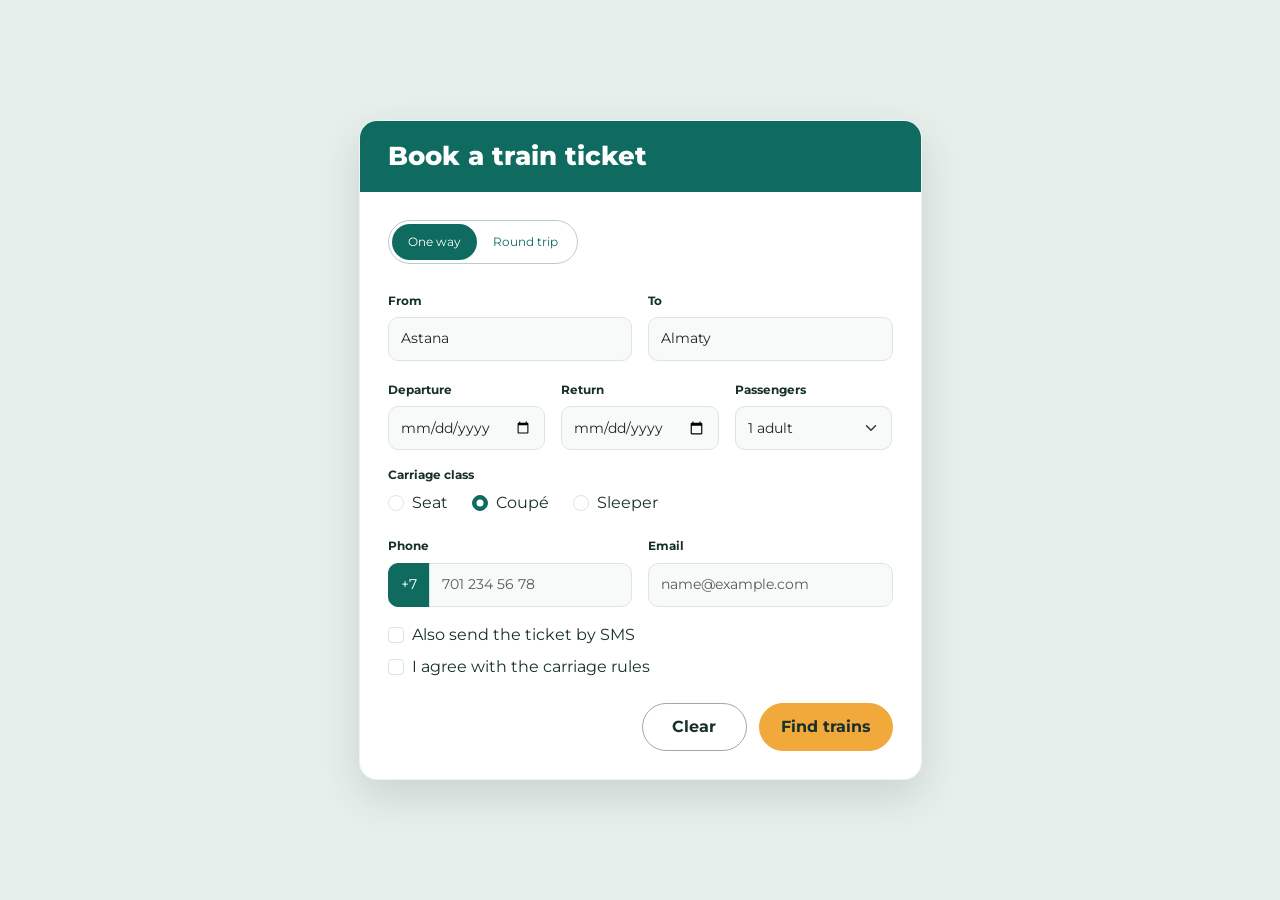
<file: index.html>
<!DOCTYPE html>
<html lang="en">
<head>
    <meta charset="UTF-8">
    <meta name="viewport" content="width=device-width, initial-scale=1">
    <title>Book a Train Ticket</title>
    <link href="https://cdn.jsdelivr.net/npm/bootstrap@5.3.3/dist/css/bootstrap.min.css" rel="stylesheet">
    <link href="https://fonts.googleapis.com/css2?family=Montserrat:wght@400;500;600;700;800&display=swap" rel="stylesheet">
    <link rel="stylesheet" href="style.css">
    <link rel="stylesheet" href="task1.css">
</head>
<body>
<main class="ticket-wrap container py-4 py-lg-5">
    <section class="ticket-card mx-auto">
        <header class="ticket-header">
            <h1>Book a train ticket</h1>
        </header>

        <form class="ticket-form" action="#" method="get">
            <fieldset class="mb-4">
                <legend class="visually-hidden">Trip type</legend>
                <div class="trip-switch">
                    <input class="btn-check" type="radio" name="trip" id="one-way" value="one-way" checked>
                    <label class="btn" for="one-way">One way</label>
                    <input class="btn-check" type="radio" name="trip" id="round-trip" value="round-trip">
                    <label class="btn" for="round-trip">Round trip</label>
                </div>
            </fieldset>

            <div class="row g-3 mb-3">
                <div class="col-12 col-md-6">
                    <label for="from" class="form-label">From</label>
                    <input class="form-control" type="text" id="from" name="from" value="Astana" required>
                </div>
                <div class="col-12 col-md-6">
                    <label for="to" class="form-label">To</label>
                    <input class="form-control" type="text" id="to" name="to" value="Almaty" required>
                </div>
            </div>

            <div class="row g-3 mb-3">
                <div class="col-12 col-md-4">
                    <label for="departure" class="form-label">Departure</label>
                    <input type="date" class="form-control" id="departure" name="departure" required>
                </div>
                <div class="col-12 col-md-4">
                    <label for="return" class="form-label">Return</label>
                    <input type="date" class="form-control" id="return" name="return">
                </div>
                <div class="col-12 col-md-4">
                    <label for="passengers" class="form-label">Passengers</label>
                    <select class="form-select" id="passengers" name="passengers" required>
                        <option value="1" selected>1 adult</option>
                        <option value="2">2 adults</option>
                        <option value="3">3 adults</option>
                        <option value="4">4 adults</option>
                        <option value="5">5 adults</option>
                        <option value="6">6 adults</option>
                    </select>
                </div>
            </div>

            <fieldset class="mb-3">
                <legend class="form-label">Carriage class</legend>
                <div class="class-options">
                    <div class="form-check form-check-inline">
                        <input class="form-check-input" type="radio" name="class" id="seat" value="seat">
                        <label class="form-check-label" for="seat">Seat</label>
                    </div>
                    <div class="form-check form-check-inline">
                        <input class="form-check-input" type="radio" name="class" id="coupe" value="coupe" checked required>
                        <label class="form-check-label" for="coupe">Coupé</label>
                    </div>
                    <div class="form-check form-check-inline">
                        <input class="form-check-input" type="radio" name="class" id="sleeper" value="sleeper">
                        <label class="form-check-label" for="sleeper">Sleeper</label>
                    </div>
                </div>
            </fieldset>

            <div class="row g-3 mb-3">
                <div class="col-12 col-md-6">
                    <label for="phone" class="form-label">Phone</label>
                    <div class="input-group">
                        <span class="input-group-text">+7</span>
                        <input type="tel" class="form-control" id="phone" name="phone" placeholder="701 234 56 78" required>
                    </div>
                </div>
                <div class="col-12 col-md-6">
                    <label for="email" class="form-label">Email</label>
                    <input type="email" class="form-control" id="email" name="email" placeholder="name@example.com" required>
                </div>
            </div>

            <div class="form-check mb-2">
                <input class="form-check-input" type="checkbox" id="sms" name="sms" value="yes">
                <label class="form-check-label" for="sms">Also send the ticket by SMS</label>
            </div>
            <div class="form-check mb-4">
                <input class="form-check-input" type="checkbox" id="agreement" name="agreement" value="yes" required>
                <label class="form-check-label" for="agreement">I agree with the carriage rules</label>
            </div>

            <div class="form-actions">
                <button type="reset" class="btn btn-clear">Clear</button>
                <button type="submit" class="btn btn-find">Find trains</button>
            </div>
        </form>
    </section>
</main>
</body>
</html>
</file>
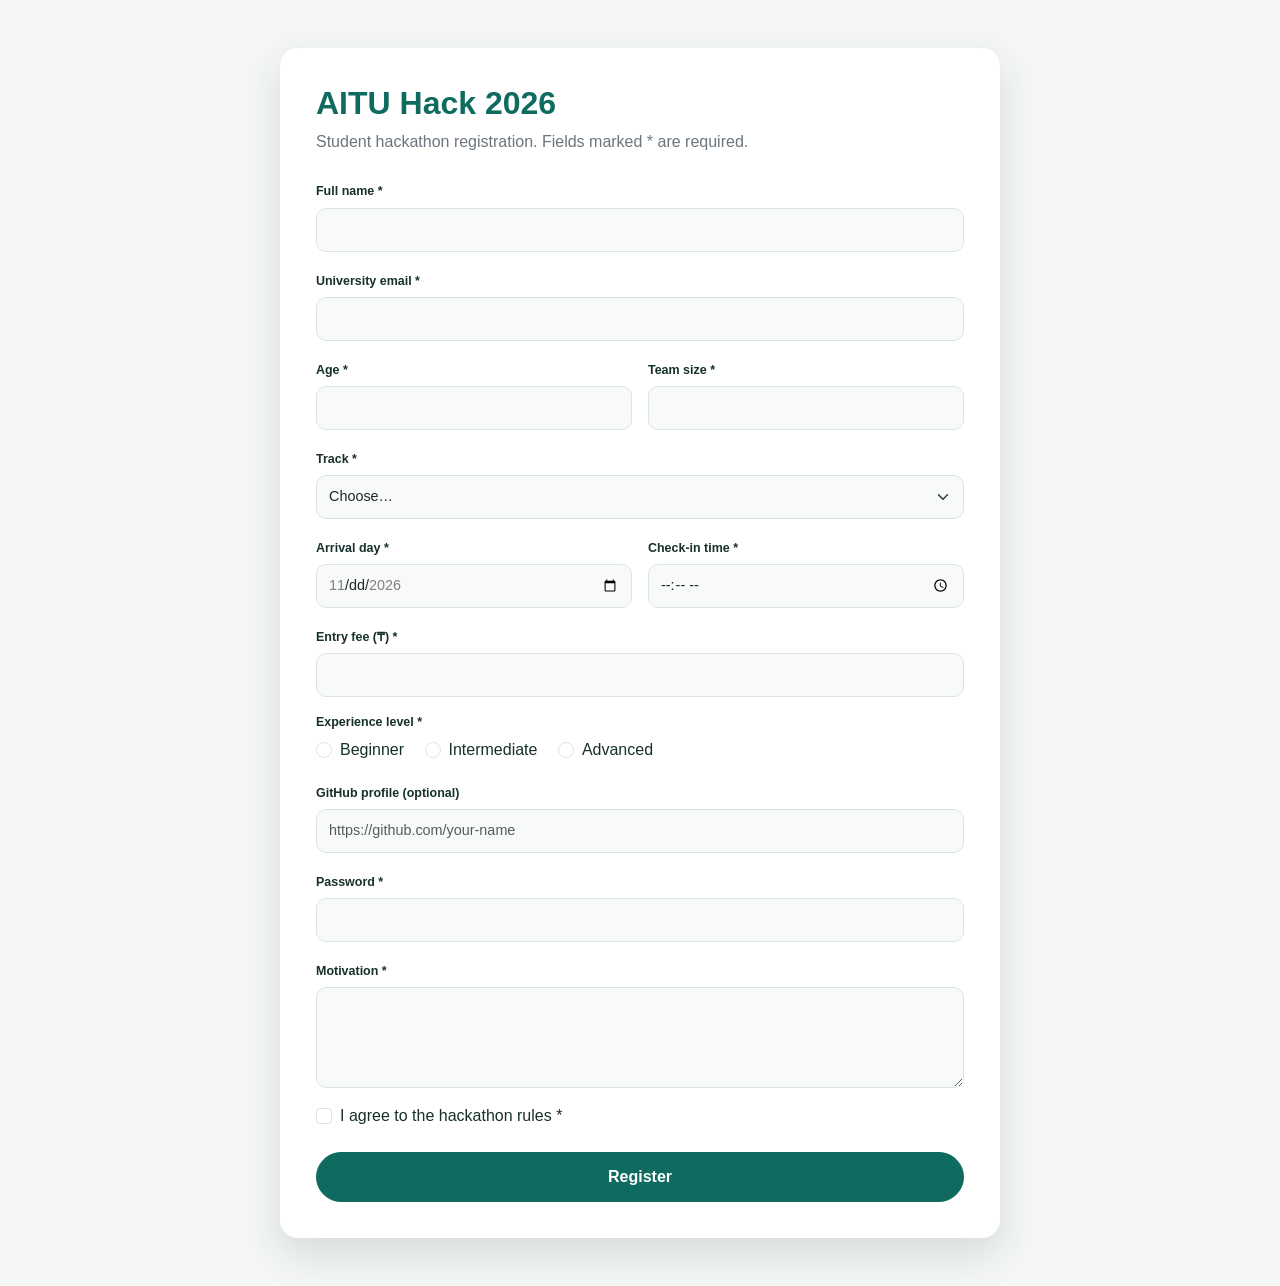
<file: task2.html>
<!DOCTYPE html>
<html lang="en">
<head>
    <meta charset="UTF-8">
    <meta name="viewport" content="width=device-width, initial-scale=1">
    <title>AITU Hack 2026 Registration</title>
    <link href="https://cdn.jsdelivr.net/npm/bootstrap@5.3.3/dist/css/bootstrap.min.css" rel="stylesheet">
    <link rel="stylesheet" href="style.css">
</head>
<body>
<main class="container py-4 py-lg-5">
    <div class="simple-card mx-auto">
        <h1 class="h2 mb-2">AITU Hack 2026</h1>
        <p class="text-secondary mb-4">Student hackathon registration. Fields marked * are required.</p>

        <form action="#" method="get">
            <div class="mb-3">
                <label for="full-name" class="form-label">Full name *</label>
                <input class="form-control" type="text" id="full-name" name="full-name" minlength="2" maxlength="40" required>
                <div class="invalid-feedback">Enter 2–40 characters.</div>
            </div>

            <div class="mb-3">
                <label for="university-email" class="form-label">University email *</label>
                <input class="form-control" type="email" id="university-email" name="university-email" required>
                <div class="invalid-feedback">Enter a valid email address.</div>
            </div>

            <div class="row g-3">
                <div class="col-12 col-md-6 mb-3">
                    <label for="age" class="form-label">Age *</label>
                    <input class="form-control" type="number" id="age" name="age" min="16" max="30" step="1" required>
                    <div class="invalid-feedback">Age must be from 16 to 30.</div>
                </div>
                <div class="col-12 col-md-6 mb-3">
                    <label for="team-size" class="form-label">Team size *</label>
                    <input class="form-control" type="number" id="team-size" name="team-size" min="1" max="4" step="1" required>
                    <div class="invalid-feedback">Choose a whole number from 1 to 4.</div>
                </div>
            </div>

            <div class="mb-3">
                <label for="track" class="form-label">Track *</label>
                <select class="form-select" id="track" name="track" required>
                    <option value="" selected disabled>Choose…</option>
                    <option value="web">Web</option>
                    <option value="mobile">Mobile</option>
                    <option value="ai">AI</option>
                    <option value="gamedev">GameDev</option>
                </select>
                <div class="invalid-feedback">Choose a track.</div>
            </div>

            <div class="row g-3">
                <div class="col-12 col-md-6 mb-3">
                    <label for="arrival" class="form-label">Arrival day *</label>
                    <input class="form-control" type="date" id="arrival" name="arrival" min="2026-11-20" max="2026-11-22" required>
                    <div class="invalid-feedback">Choose 20–22 November 2026.</div>
                </div>
                <div class="col-12 col-md-6 mb-3">
                    <label for="checkin" class="form-label">Check-in time *</label>
                    <input class="form-control" type="time" id="checkin" name="checkin" min="09:00" max="18:00" step="1800" required>
                    <div class="invalid-feedback">Choose 09:00–18:00 in 30-minute steps.</div>
                </div>
            </div>

            <div class="mb-3">
                <label for="fee" class="form-label">Entry fee (₸) *</label>
                <input class="form-control" type="number" id="fee" name="fee" min="0" max="5000" step="500" required>
                <div class="invalid-feedback">Enter 0–5000 in steps of 500.</div>
            </div>

            <fieldset class="mb-3">
                <legend class="form-label">Experience level *</legend>
                <div class="form-check form-check-inline">
                    <input class="form-check-input" type="radio" id="beginner" name="experience" value="beginner" required>
                    <label class="form-check-label" for="beginner">Beginner</label>
                </div>
                <div class="form-check form-check-inline">
                    <input class="form-check-input" type="radio" id="intermediate" name="experience" value="intermediate">
                    <label class="form-check-label" for="intermediate">Intermediate</label>
                </div>
                <div class="form-check form-check-inline">
                    <input class="form-check-input" type="radio" id="advanced" name="experience" value="advanced">
                    <label class="form-check-label" for="advanced">Advanced</label>
                </div>
                <div class="invalid-feedback">Choose an experience level.</div>
            </fieldset>

            <div class="mb-3">
                <label for="github" class="form-label">GitHub profile (optional)</label>
                <input class="form-control" type="url" id="github" name="github" placeholder="https://github.com/your-name">
                <div class="invalid-feedback">Enter a full URL starting with https://.</div>
            </div>

            <div class="mb-3">
                <label for="password" class="form-label">Password *</label>
                <input class="form-control" type="password" id="password" name="password" minlength="8" maxlength="20" required autocomplete="new-password">
                <div class="invalid-feedback">Password must be 8–20 characters.</div>
            </div>

            <div class="mb-3">
                <label for="motivation" class="form-label">Motivation *</label>
                <textarea class="form-control" id="motivation" name="motivation" minlength="50" maxlength="300" rows="4" required></textarea>
                <div class="invalid-feedback">Write 50–300 characters.</div>
            </div>

            <div class="form-check mb-4">
                <input class="form-check-input" type="checkbox" id="rules" name="rules" required>
                <label class="form-check-label" for="rules">I agree to the hackathon rules *</label>
                <div class="invalid-feedback">You must agree before submitting.</div>
            </div>

            <button type="submit" class="btn btn-brand w-100">Register</button>
        </form>
    </div>
</main>
</body>
</html>
</file>
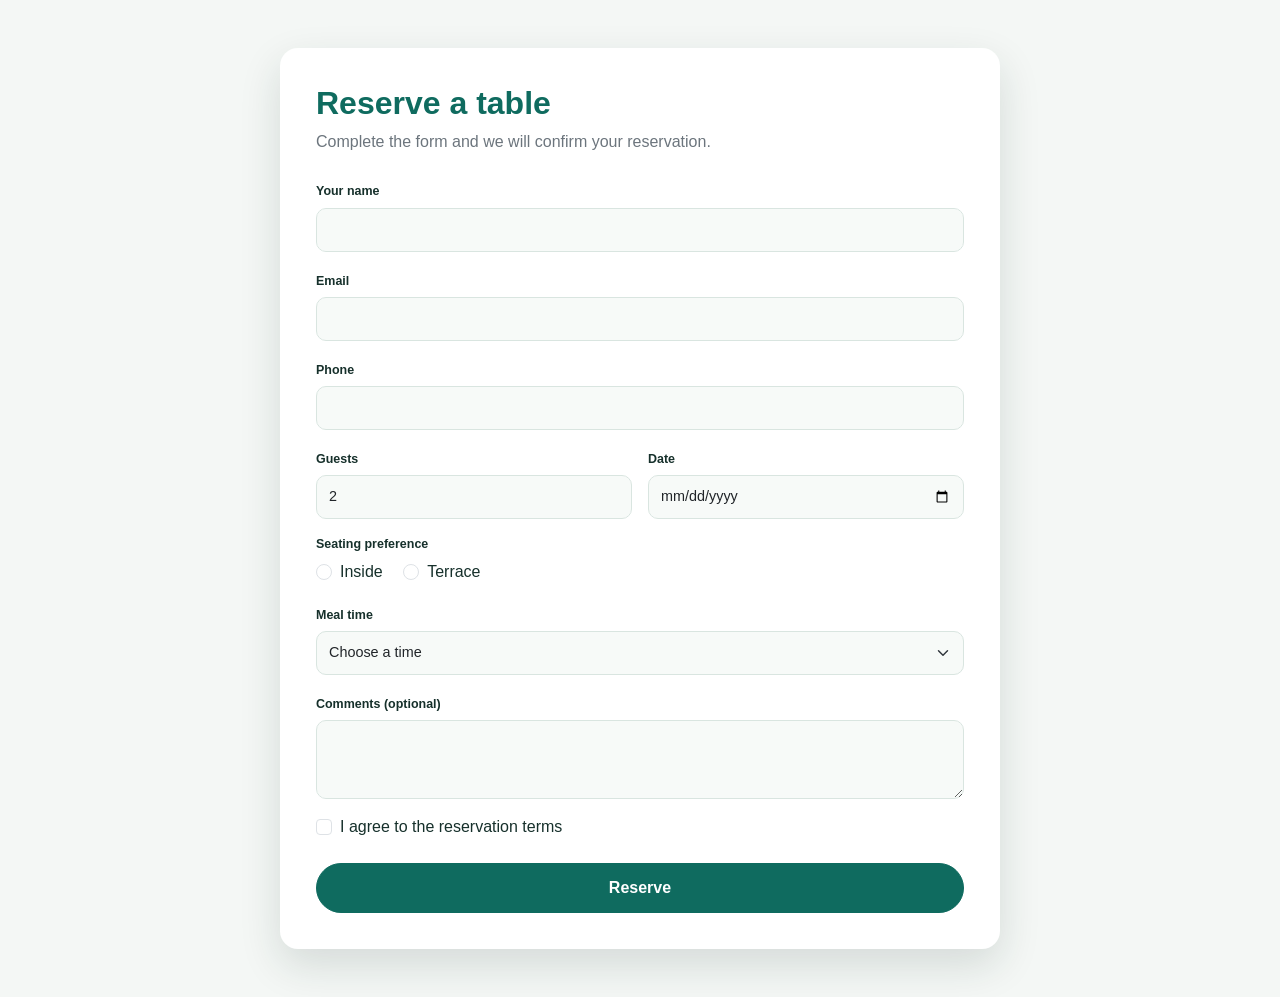
<file: task3.html>
<!DOCTYPE html>
<html lang="en">
<head>
    <meta charset="UTF-8">
    <meta name="viewport" content="width=device-width, initial-scale=1">
    <title>Reserve a Table</title>
    <link href="https://cdn.jsdelivr.net/npm/bootstrap@5.3.3/dist/css/bootstrap.min.css" rel="stylesheet">
    <link rel="stylesheet" href="style.css">
</head>
<body>
<main class="container py-4 py-lg-5">
    <div class="simple-card mx-auto">
        <h1 class="h2 mb-2">Reserve a table</h1>
        <p class="text-secondary mb-4">Complete the form and we will confirm your reservation.</p>

        <form action="#" method="get">
            <div class="mb-3">
                <label for="guest-name" class="form-label">Your name</label>
                <input class="form-control" type="text" id="guest-name" name="guest-name" autocomplete="name" required>
            </div>

            <div class="mb-3">
                <label for="guest-email" class="form-label">Email</label>
                <input class="form-control" type="email" id="guest-email" name="guest-email" autocomplete="email" required>
            </div>

            <div class="mb-3">
                <label for="guest-phone" class="form-label">Phone</label>
                <input class="form-control" type="tel" id="guest-phone" name="guest-phone" autocomplete="tel" required>
            </div>

            <div class="row g-3">
                <div class="col-12 col-md-6 mb-3">
                    <label for="guests" class="form-label">Guests</label>
                    <input class="form-control" type="number" id="guests" name="guests" min="1" max="12" step="1" value="2" required>
                </div>
                <div class="col-12 col-md-6 mb-3">
                    <label for="reservation-date" class="form-label">Date</label>
                    <input class="form-control" type="date" id="reservation-date" name="reservation-date" required>
                </div>
            </div>

            <fieldset class="mb-3">
                <legend class="form-label">Seating preference</legend>
                <div class="form-check form-check-inline">
                    <input class="form-check-input" type="radio" id="inside" name="seating" value="inside" required>
                    <label class="form-check-label" for="inside">Inside</label>
                </div>
                <div class="form-check form-check-inline">
                    <input class="form-check-input" type="radio" id="terrace" name="seating" value="terrace">
                    <label class="form-check-label" for="terrace">Terrace</label>
                </div>
            </fieldset>

            <div class="mb-3">
                <label for="meal" class="form-label">Meal time</label>
                <select class="form-select" id="meal" name="meal" required>
                    <option value="" selected disabled>Choose a time</option>
                    <option value="lunch">Lunch</option>
                    <option value="dinner">Dinner</option>
                </select>
            </div>

            <div class="mb-3">
                <label for="comments" class="form-label">Comments (optional)</label>
                <textarea class="form-control" id="comments" name="comments" rows="3"></textarea>
            </div>

            <div class="form-check mb-4">
                <input class="form-check-input" type="checkbox" id="terms" name="terms" required>
                <label class="form-check-label" for="terms">I agree to the reservation terms</label>
            </div>

            <button class="btn btn-brand w-100" type="submit">Reserve</button>
        </form>
    </div>
</main>
</body>
</html>
</file>
<file: style.css>
* {
    box-sizing: border-box;
}

:root {
    --green: #0F6B5F;
    --gold: #F2A93B;
    --ink: #16302B;
    --paper: #F4F7F5;
    --mint: #E6EFEC;
}

body {
    margin: 0;
    background: var(--paper);
    color: var(--ink);
    font-family: "Montserrat", sans-serif;
}

.ticket-wrap {
    min-height: 100vh;
}

.ticket-card,
.simple-card {
    background: white;
    border-radius: 18px;
    overflow: hidden;
    box-shadow: 0 16px 42px rgba(22, 48, 43, 0.14);
}

.ticket-card {
    max-width: 1000px;
}

.ticket-header {
    background: var(--green);
    color: white;
    padding: 20px 28px;
}

.ticket-header h1 {
    margin: 0;
    font-size: clamp(1.2rem, 2vw, 1.65rem);
    font-weight: 800;
}

.ticket-form {
    padding: 28px;
}

.form-label,
legend {
    color: var(--ink);
    font-size: 0.78rem;
    font-weight: 700;
    margin-bottom: 0.4rem;
}

.form-control,
.form-select,
.input-group-text {
    min-height: 44px;
    border-color: #D9E5E0;
    background-color: #F7FAF8;
    border-radius: 10px;
    font-size: 0.9rem;
}

.input-group .input-group-text {
    color: white;
    background: var(--green);
    border-color: var(--green);
}

.form-control:focus,
.form-select:focus {
    border-color: var(--green);
    box-shadow: 0 0 0 0.2rem rgba(15, 107, 95, 0.15);
}

.form-check-input:checked {
    background-color: var(--green);
    border-color: var(--green);
}

.btn-brand {
    color: white;
    background: var(--green);
    border-color: var(--green);
    border-radius: 999px;
    font-weight: 700;
    padding: 0.75rem 1.2rem;
}

.btn-brand:hover {
    color: white;
    background: var(--ink);
}

.simple-card {
    max-width: 720px;
    padding: clamp(20px, 4vw, 36px);
}

.simple-card h1 {
    color: var(--green);
    font-weight: 800;
}

.invalid-feedback {
    font-size: 0.8rem;
}

input:user-invalid,
select:user-invalid,
textarea:user-invalid {
    border-color: #C0392B;
}

input:user-invalid ~ .invalid-feedback,
select:user-invalid ~ .invalid-feedback,
textarea:user-invalid ~ .invalid-feedback {
    display: block;
}

input:user-valid,
select:user-valid,
textarea:user-valid {
    border-color: var(--green);
}

@media (max-width: 575.98px) {
    .ticket-form {
        padding: 18px;
    }

    .ticket-header {
        padding: 16px 18px;
    }
}
</file>
<file: task1.css>
body {
    background: var(--mint);
}

.ticket-wrap {
    display: flex;
    align-items: center;
    justify-content: center;
}

.ticket-card {
    border: 1px solid rgba(15, 107, 95, 0.08);
}

.trip-switch {
    display: inline-flex;
    padding: 3px;
    border: 1px solid #B7CEC7;
    border-radius: 999px;
}

.trip-switch .btn {
    border: 0;
    border-radius: 999px;
    padding: 0.55rem 1rem;
    font-size: 0.78rem;
    color: var(--green);
}

.trip-switch .btn-check:checked + .btn {
    background: var(--green);
    color: white;
}

.class-options {
    display: flex;
    flex-wrap: wrap;
    gap: 0.5rem;
}

.form-actions {
    display: flex;
    justify-content: flex-end;
    gap: 12px;
}

.btn-clear,
.btn-find {
    min-width: 105px;
    border-radius: 999px;
    padding: 0.7rem 1.3rem;
    font-weight: 700;
}

.btn-clear {
    background: white;
    border: 1px solid #9AADA7;
    color: var(--ink);
}

.btn-find {
    background: var(--gold);
    border: 1px solid var(--gold);
    color: var(--ink);
}

.btn-find:hover {
    background: #E39A23;
    border-color: #E39A23;
}

@media (max-width: 575.98px) {
    .ticket-wrap {
        align-items: flex-start;
        padding-top: 1rem !important;
    }

    .ticket-form {
        padding: 16px;
    }

    .form-actions {
        flex-direction: column-reverse;
    }

    .form-actions .btn {
        width: 100%;
    }
}
</file>
